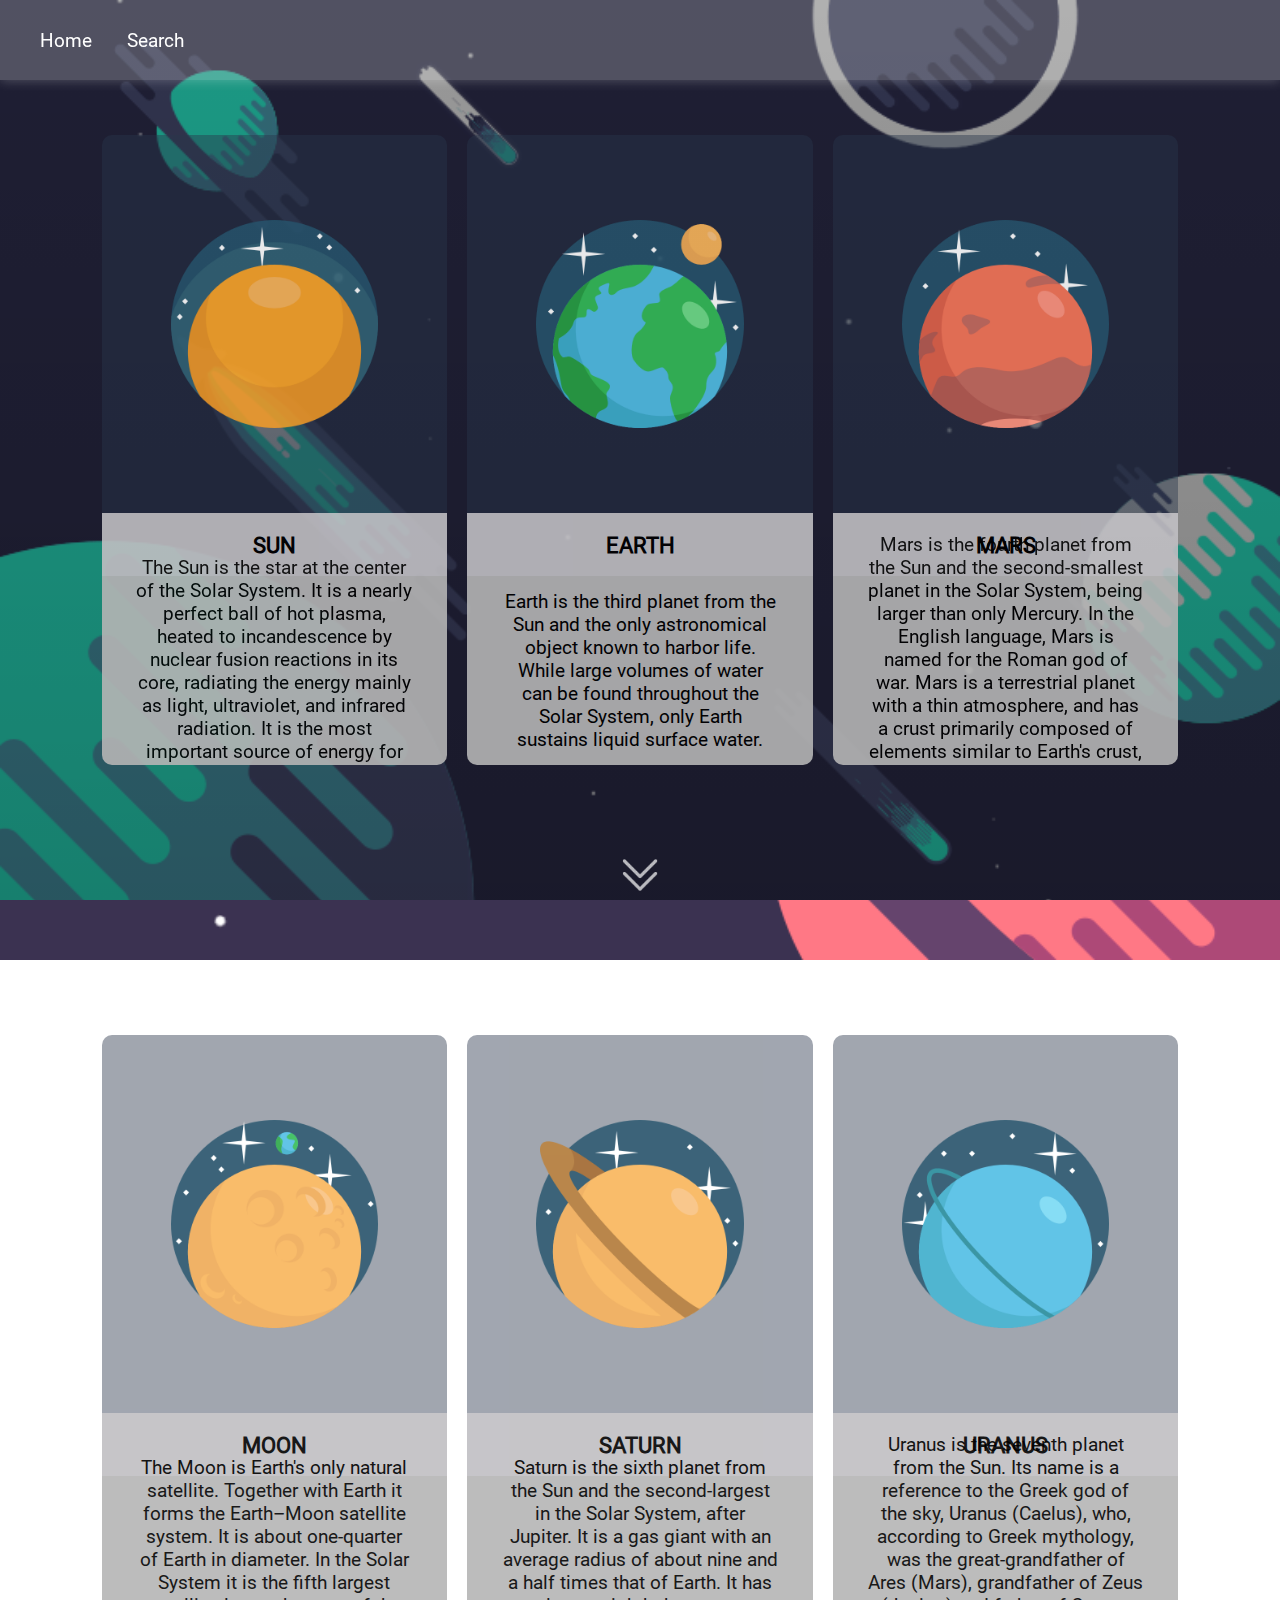
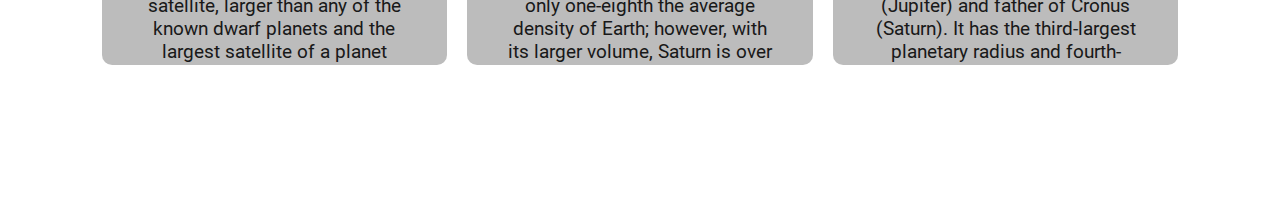
<file: Index.html>
<!DOCTYPE html>
<html lang="en">

<head>
    <meta charset="UTF-8">
    <meta http-equiv="X-UA-Compatible" content="IE=edge">
    <meta name="viewport" content="width=device-width, initial-scale=1.0">
    <link type="text/css" rel="stylesheet" href="style.css">
    <link rel="icon" type="x-icon" href="/Space/Images/favicon.ico">
    <title>Space</title>
</head>

<body>

    <nav>
        <ul>
            <li><a href="http://127.0.0.1:5500/Space/Index.html">Home</a></li>
            <li><a href="http://127.0.0.1:5500/Space/Search.html">Search</a></li>
        </ul>
    </nav>

    <header>

        <div class="bg">
            <div class="content">
                <div class="card">
                    <div class="top">
                        <img src="Images/sun.png" alt="sun">
                    </div>
                    <div class="mid">
                        <h3>SUN</h3>
                    </div>
                    <div class="bottom">
                        <p>The Sun is the star at the center of the Solar System. It is a nearly perfect ball of hot
                            plasma, heated to incandescence by nuclear fusion reactions in its core, radiating the
                            energy mainly as light, ultraviolet, and infrared radiation. It is the most important source
                            of energy for life on Earth.
                        </p>
                    </div>
                </div>
                <div class="card">
                    <div class="top">
                        <img src="Images/earth.png" alt="earth">
                    </div>
                    <div class="mid">
                        <h3>EARTH</h3>
                    </div>
                    <div class="bottom">
                        <p>
                            Earth is the third planet from the Sun and the only astronomical object known to harbor
                            life. While large volumes of water can be found throughout the Solar System, only Earth
                            sustains liquid surface water.
                        </p>
                    </div>
                </div>
                <div class="card">
                    <div class="top">
                        <img src="Images/mars.png" alt="mars">
                    </div>
                    <div class="mid">
                        <h3>MARS</h3>
                    </div>
                    <div class="bottom">
                        <p>
                            Mars is the fourth planet from the Sun and the second-smallest planet in the Solar System,
                            being larger than only Mercury. In the English language, Mars is named for the Roman god of
                            war. Mars is a terrestrial planet with a thin atmosphere, and has a crust primarily composed
                            of elements similar to Earth's crust, as well as a core made of iron and nickel.
                        </p>
                    </div>
                </div>
            </div>

            <div class="button">
                <div class="arrow">
                    <a href="#down">
                        <img src="Images/arrow.png" alt="down">
                    </a>
                </div>
            </div>

        </div>

    </header>

<div id="down"></div>




    <footer>
        <div class="bg_f">
            <div class="content_f">
                <div class="card">
                    <div class="top">
                        <img src="Images/moon.png" alt="moon">
                    </div>
                    <div class="mid">
                        <h3>MOON</h3>
                    </div>
                    <div class="bottom">
                        <p>The Moon is Earth's only natural satellite. Together with Earth it forms the Earth–Moon
                            satellite system. It is about one-quarter of Earth in diameter. In the Solar System it is
                            the fifth largest satellite, larger than any of the known dwarf planets and the largest
                            satellite of a planet relative to the planet.
                        </p>
                    </div>
                </div>
                <div class="card">
                    <div class="top">
                        <img src="Images/saturn.png" alt="saturn">
                    </div>
                    <div class="mid">
                        <h3>SATURN</h3>
                    </div>
                    <div class="bottom">
                        <p>
                            Saturn is the sixth planet from the Sun and the second-largest in the Solar System, after
                            Jupiter. It is a gas giant with an average radius of about nine and a half times that of
                            Earth. It has only one-eighth the average density of Earth; however, with its larger volume,
                            Saturn is over 95 times more massive.
                        </p>
                    </div>
                </div>
                <div class="card">
                    <div class="top">
                        <img src="Images/uranus.png" alt="uranus">
                    </div>
                    <div class="mid">
                        <h3>URANUS</h3>
                    </div>
                    <div class="bottom">
                        <p>
                            Uranus is the seventh planet from the Sun. Its name is a reference to the Greek god of the
                            sky, Uranus (Caelus), who, according to Greek mythology, was the great-grandfather of Ares
                            (Mars), grandfather of Zeus (Jupiter) and father of Cronus (Saturn). It has the
                            third-largest planetary radius and fourth-largest planetary mass in the Solar System.
                        </p>
                    </div>
                </div>
            </div>
        </div>
    </footer>

</body>

</html>
</file>
<file: style.css>
@font-face {
    font-family: roboto;
    src: url(Images/roboto.ttf);
}

html {
    scroll-behavior: smooth;
}

body {
    font-family: roboto;
    font-size: larger;
    background-color: rgb(153, 102, 102);
    margin: 0px;
}

nav {
    background-color: rgba(255, 255, 255, 0.226);
    height: 80px;
    width: 100%;
    position: fixed;
    z-index: 100;
    display: flex;
    align-items: center;
    -webkit-box-shadow: 0px 1px 11px 0px rgba(255, 255, 255, 0.226);
    -moz-box-shadow: 0px 1px 11px 0px rgba(255, 255, 255, 0.226);
    box-shadow: 0px 1px 11px 0px rgba(255, 255, 255, 0.226);
}

nav ul li {
    list-style: none;
    display: inline-block;
    margin-right: 30px;
}

nav ul li a {
    text-decoration: none;
    color: rgb(255, 255, 255);
}

nav ul li a:hover {
    text-shadow: 3px 3px rgb(4, 4, 4);
}


/* CONTENT */

header {
    width: 100%;
    height: 100vh;
}

.bg {
    width: 100%;
    height: 100vh;
    background-image: linear-gradient(rgba(0, 0, 0, 0.4), rgba(0, 0, 0, 0.5)),
        url(Images/bg.gif);
    background-repeat: no-repeat;
    background-attachment: fixed;
    background-size: cover;
    display: flex;
    justify-content: center;
    align-items: center;
}

.content {
    width: 90%;
    height: 70%;
    position: fixed;
    display: flex;
    justify-content: center;
    align-items: center;
}

.card {
    margin: 10px;
    width: 30%;
    height: 100%;
    display: flex;
    justify-content: center;
    align-items: center;
    flex-wrap: wrap;
    border-radius: 10px;
    overflow: hidden;
}

.card:hover {
    transform: translateY(-15px);
    transition: 0.2s;
    transform: scale(1.1, 1.1);
}

.card .top {
    width: 100%;
    height: 60%;
    background-color: #2a374c7d;
    opacity: 0.9;
    display: flex;
    justify-content: center;
    align-items: center;
}

.card .top img {
    width: 60%;
}

.card .mid {
    width: 100%;
    height: 10%;
    background-color: #c0bfc3;
    opacity: 0.9;
    display: flex;
    justify-content: center;
    align-items: center;
}

.card .bottom {
    width: 100%;
    height: 30%;
    background-color: #b5b5b5;
    opacity: 0.9;
    display: flex;
    justify-content: center;
    align-items: center;
}

.card .bottom p {
    width: 80%;
    height: auto;
    text-align: center;
}

.button {
    height: 100vh;
    width: 100vh;
    display: flex;
    justify-content: center;
    align-items: flex-end;
}

.arrow img{
    display: flex;
    justify-content: center;
    align-items: flex-end;
    height: 50px;
    width: 100%;
    opacity: 0.7;
}

.arrow img:hover {
    transform: translateY(20px);
}



/* FOOTER */

footer {
    background-color: white;
    height: 100vh;
    width: 100%;
    position: relative;
}

.bg_f {
    width: 100%;
    height: 100vh;
    background-image: linear-gradient(rgba(0, 0, 0, 0.4), rgba(0, 0, 0, 0.5)),
        url(Images/bg_f.gif);
    background-repeat: no-repeat;
    background-attachment: fixed;
    background-size: cover;
    display: flex;
    justify-content: center;
    align-items: center;
}

.content_f {
    width: 90%;
    height: 70%;
    display: flex;
    justify-content: center;
    align-items: center;
}


/* SEARCH */

.bg_s {
    width: 100%;
    height: 100vh;
    background-image: linear-gradient(rgba(0, 0, 0, 0.4), rgba(0, 0, 0, 0.5)),
        url(Images/space.gif);
    background-repeat: no-repeat;
    background-attachment: fixed;
    background-size: cover;
    display: flex;
    justify-content: center;
    align-items: center;
}

.content_s {
    width: 90%;
    height: 70%;
    display: flex;
    justify-content: center;
    align-items: center;
    
    flex-wrap: wrap;
}

form {
    width: 100%;
    height: 100%;
    display: flex;
    justify-content: center;
    align-items: flex-end;

}

.content_s .top {
    width: 100%;
    height: 40%;
   
    display: flex;
    justify-content: center;
    align-items: center;
}

.content_s .bottom {
    width: 100%;
    height: 60%;
    display: flex;
    justify-content: center;
    align-items: center;
    flex-wrap: wrap;
}

input[type="search"] {
    border-radius: 50px;
    height: 50px;
    width: 40%;
    padding: 30px;
    font-size: large;
    border: none;
    background-color: rgba(217, 216, 216, 0.766);
}

.title {
    height: 30%;
    width: 80%;
    text-align: center;
    display: flex;
    justify-content: center;
    align-items: flex-end;
    font-size: larger;
    color: white;
}

.parag {
    height: 70%;
    width: 50%;
    text-align: center;
    display: flex;
    justify-content: center;
    align-items: flex-start;
    font-size: large;
    text-align: center;
    color: white;
}
</file>
